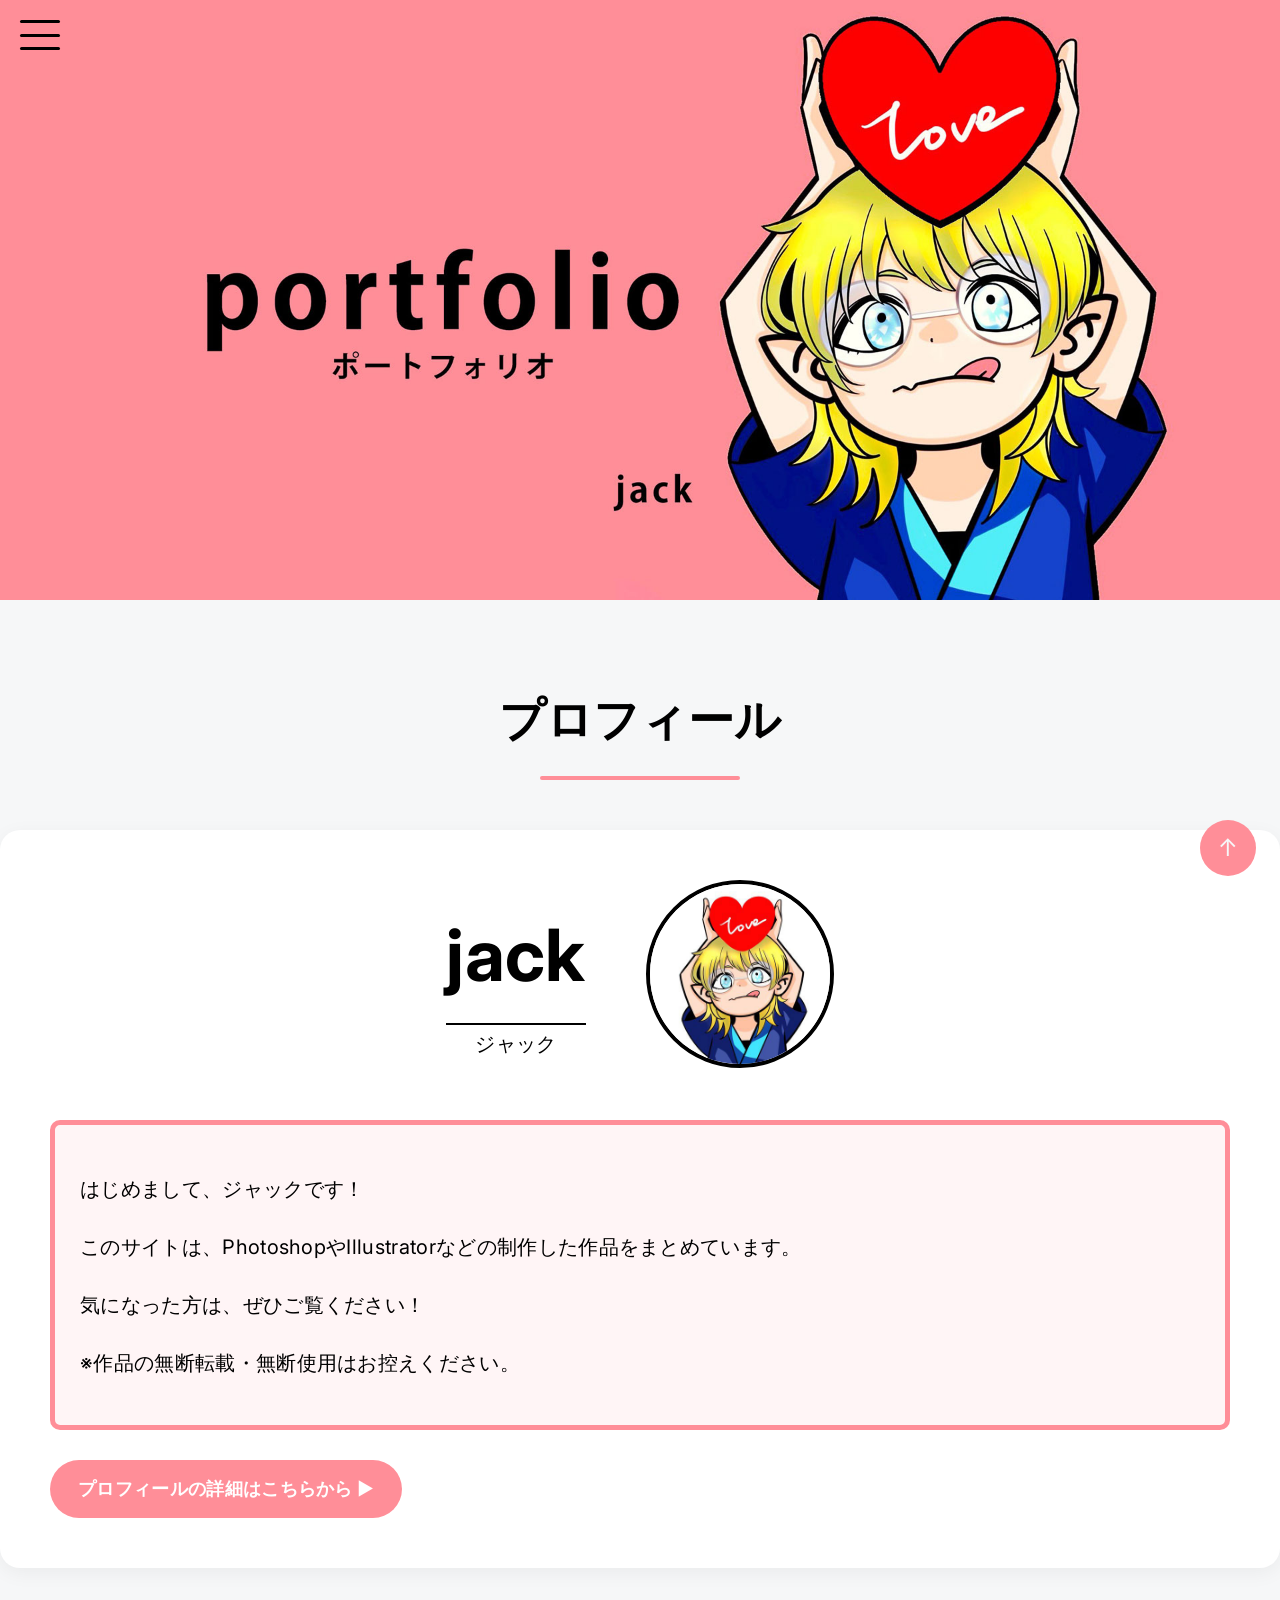
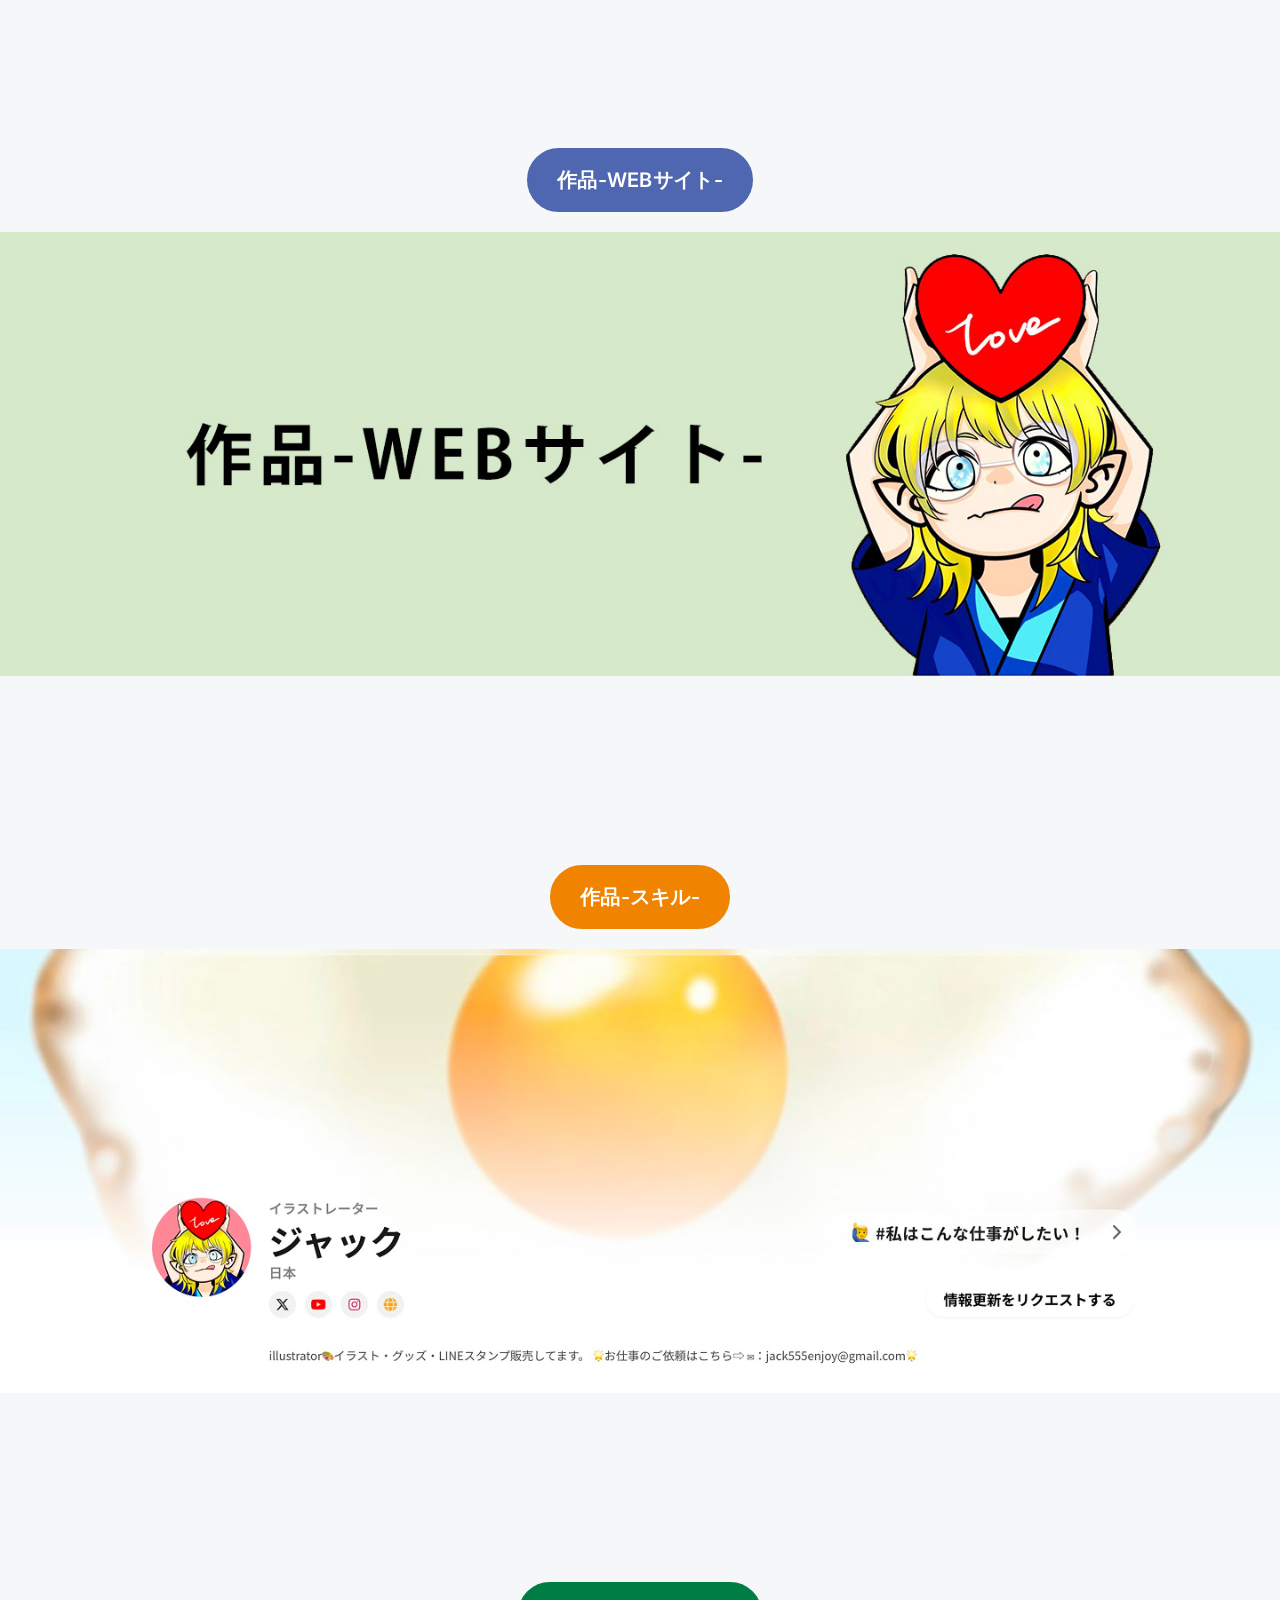
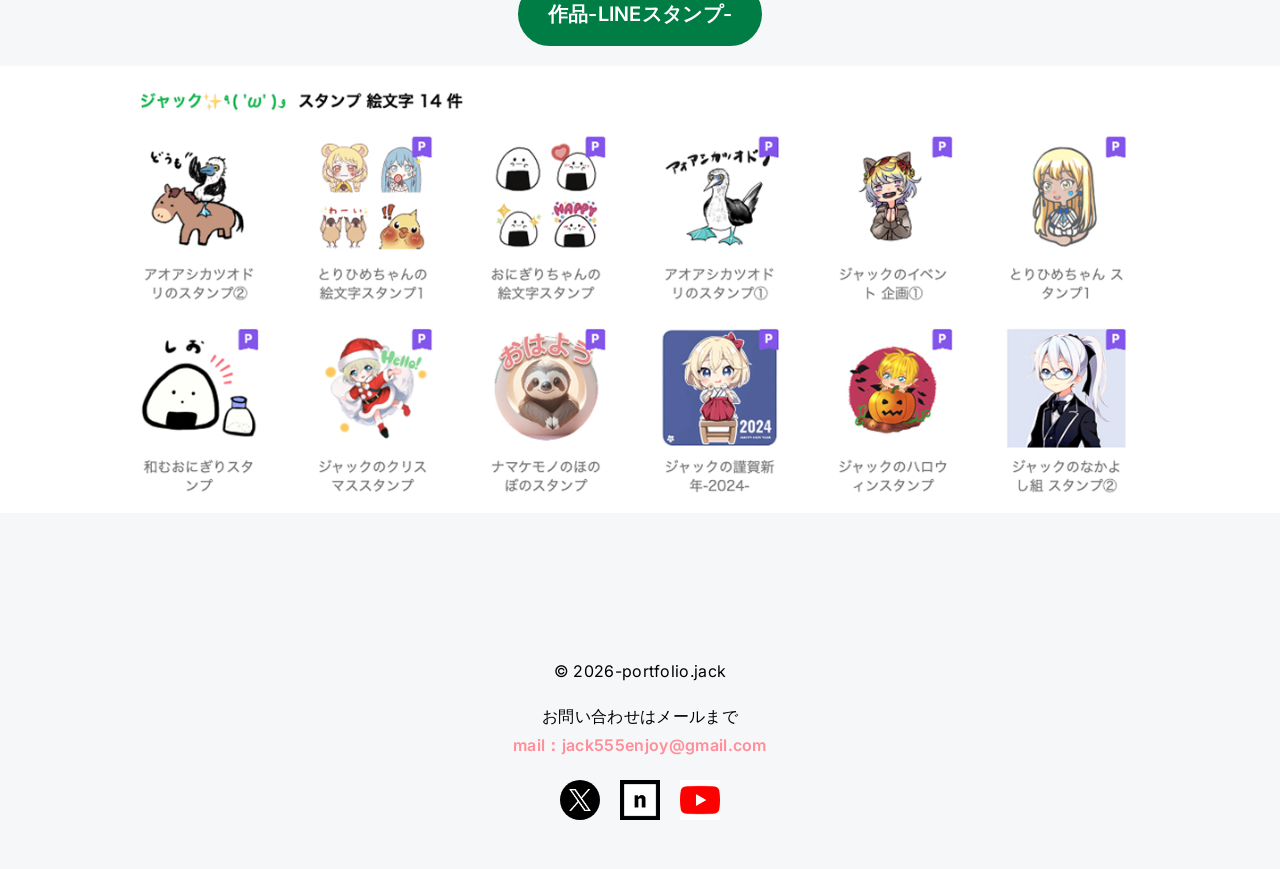
<file: index.html>
<!DOCTYPE html>
<html lang="ja">
  <head>
    <meta charset="UTF-8">
    <title>ポートフォリオ | jack</title>
    <meta name="viewport" content="width=device-width, initial-scale=1">
    <link rel="icon" href="images/favicon.jpg">
    <link rel="stylesheet" href="css/style.css">
    <link rel="preconnect" href="https://fonts.googleapis.com">
    <link rel="preconnect" href="https://fonts.gstatic.com" crossorigin>
    <link href="https://fonts.googleapis.com/css2?family=Inter:wght@300;400;500;600;700&display=swap" rel="stylesheet">
    <meta name="robots" content="noindex, nofollow">
  </head>

  <body>
    <!-- ヘッダー -->
    <header class="header" id="header">
      <div class="container">
          <button class="hamburger" id="hamburger">
            <span></span>
            <span></span>
            <span></span>
          </button>
        <nav class="globalnav">
          <ul>
            <li><a href="index.html">ホーム</a></li>
            <li><a href="profile.html">プロフィール</a></li>
            <li><a href="work.html">作品(WEBサイト)</a></li>
          </ul>
        </nav>
      </div>
    </header>

        <div id="mainvisual">
          <img src="images/header.png" alt="ヘッダー">
        </div>
    <!-- ヘッダーここまで -->

  <!-- メイン -->
  <main>
    <section id="profile" class="wrapper">
      <h2 class="section-title">プロフィール</h2>
  
      <div class="profile-content">

        <div class="text">

          <div class="name-row">
            <div class="name-group">
              <h3>jack</h3>
              <span class="kana">ジャック</span>
            </div>

            <div class="imgbox">
              <img src="images/アイコン.png" alt="プロフィール画像" class="circle">
            </div>
          </div>
          
          <div class="intro-box">
            <p>はじめまして、ジャックです！</p>
            <p>このサイトは、PhotoshopやIllustratorなどの制作した作品をまとめています。</p>
            <p>気になった方は、ぜひご覧ください！</p>
            <p>※作品の無断転載・無断使用はお控えください。</p>
          </div>

          <div class="profile-text">
            <a href="profile.html" class="profile-btn">
              プロフィールの詳細はこちらから ▶︎
            </a>
          </div>
        </div>
      </div>
    </section>
  
        <section id="work" class="wrapper">
          <h2 class="work">
            <a href="work.html" target="_blank" rel="noopener noreferrer" class="work1-btn">
              作品-WEBサイト-
            </a>
          </h2>
          <div>
            <img src="images/work.png" alt="WEBサイトまとめ">
          </div>
        </section>
  
        <section id="Work-Skill" class="wrapper">
          <h2 class="Work-Skill">
            <a href="https://www.foriio.com/jack555enjoy" target="_blank" rel="noopener noreferrer" class="work2-btn">
              作品-スキル-
            </a>
          </h2>
          <div>
            <img src="images/Work-Skill.png" alt="作品-スキル">
          </div>
        </section>
  
        <section id="LINE_stamp" class="wrapper">
          <h2 class="LINE_stamp">
            <a href="https://store.line.me/stickershop/author/4168925/ja" target="_blank" rel="noopener noreferrer" class="work3-btn">
              作品-LINEスタンプ-
            </a>
          </h2>
          <div>
            <img src="images/LINE_stamp.png" alt="作品-スキル">
          </div>
        </section>

  </main>
      <!-- メインここまで -->

      <!-- フッター -->
      <footer id="footer">
        <p>&copy; 2026-portfolio.jack</p>

        <p> お問い合わせはメールまで<br>
          <a href="mailto:jack555enjoy@gmail.com">
            mail：jack555enjoy@gmail.com
          </a>
        </p>

        <!-- SNSアイコン -->
        <div class="footer-sns-icons">
          <a href="https://x.com/jack5enjoy" target="_blank" rel="noopener noreferrer">
            <img src="images/x-logo/logo-white.png" alt="X">
          </a>

          <a href="https://note.com/jack5enjoy" target="_blank" rel="noopener noreferrer">
            <img src="images/note_logo.png" alt="note">
          </a>

          <a href="https://www.youtube.com/channel/UCQaQbc-1xupUqhJVbFiuDqg" target="_blank" rel="noopener noreferrer">
            <img src="images/youtube_logo.png" alt="youtube">
          </a>
        </div>
      </footer>
      <!-- フッターここまで -->

      <!-- 上へ戻るボタン -->
      <a href="#" class="back-to-top">↑</a>
      
    <!-- ハンバーガーメニュー -->
    <script>
      const hamburger = document.querySelector(".hamburger");
      const nav = document.querySelector(".globalnav");
      const body = document.body;
      const navLinks = document.querySelectorAll(".globalnav a");
    
      if (hamburger) {
        hamburger.addEventListener("click", () => {
          hamburger.classList.toggle("active");
          nav.classList.toggle("active");
          body.classList.toggle("menu-open");
        });
    
        /* メニューリンクを押したら閉じる */
        navLinks.forEach(link => {
          link.addEventListener("click", () => {
            hamburger.classList.remove("active");
            nav.classList.remove("active");
            body.classList.remove("menu-open");
          });
        });
      }
    </script>
  </body>
</html>
</file>
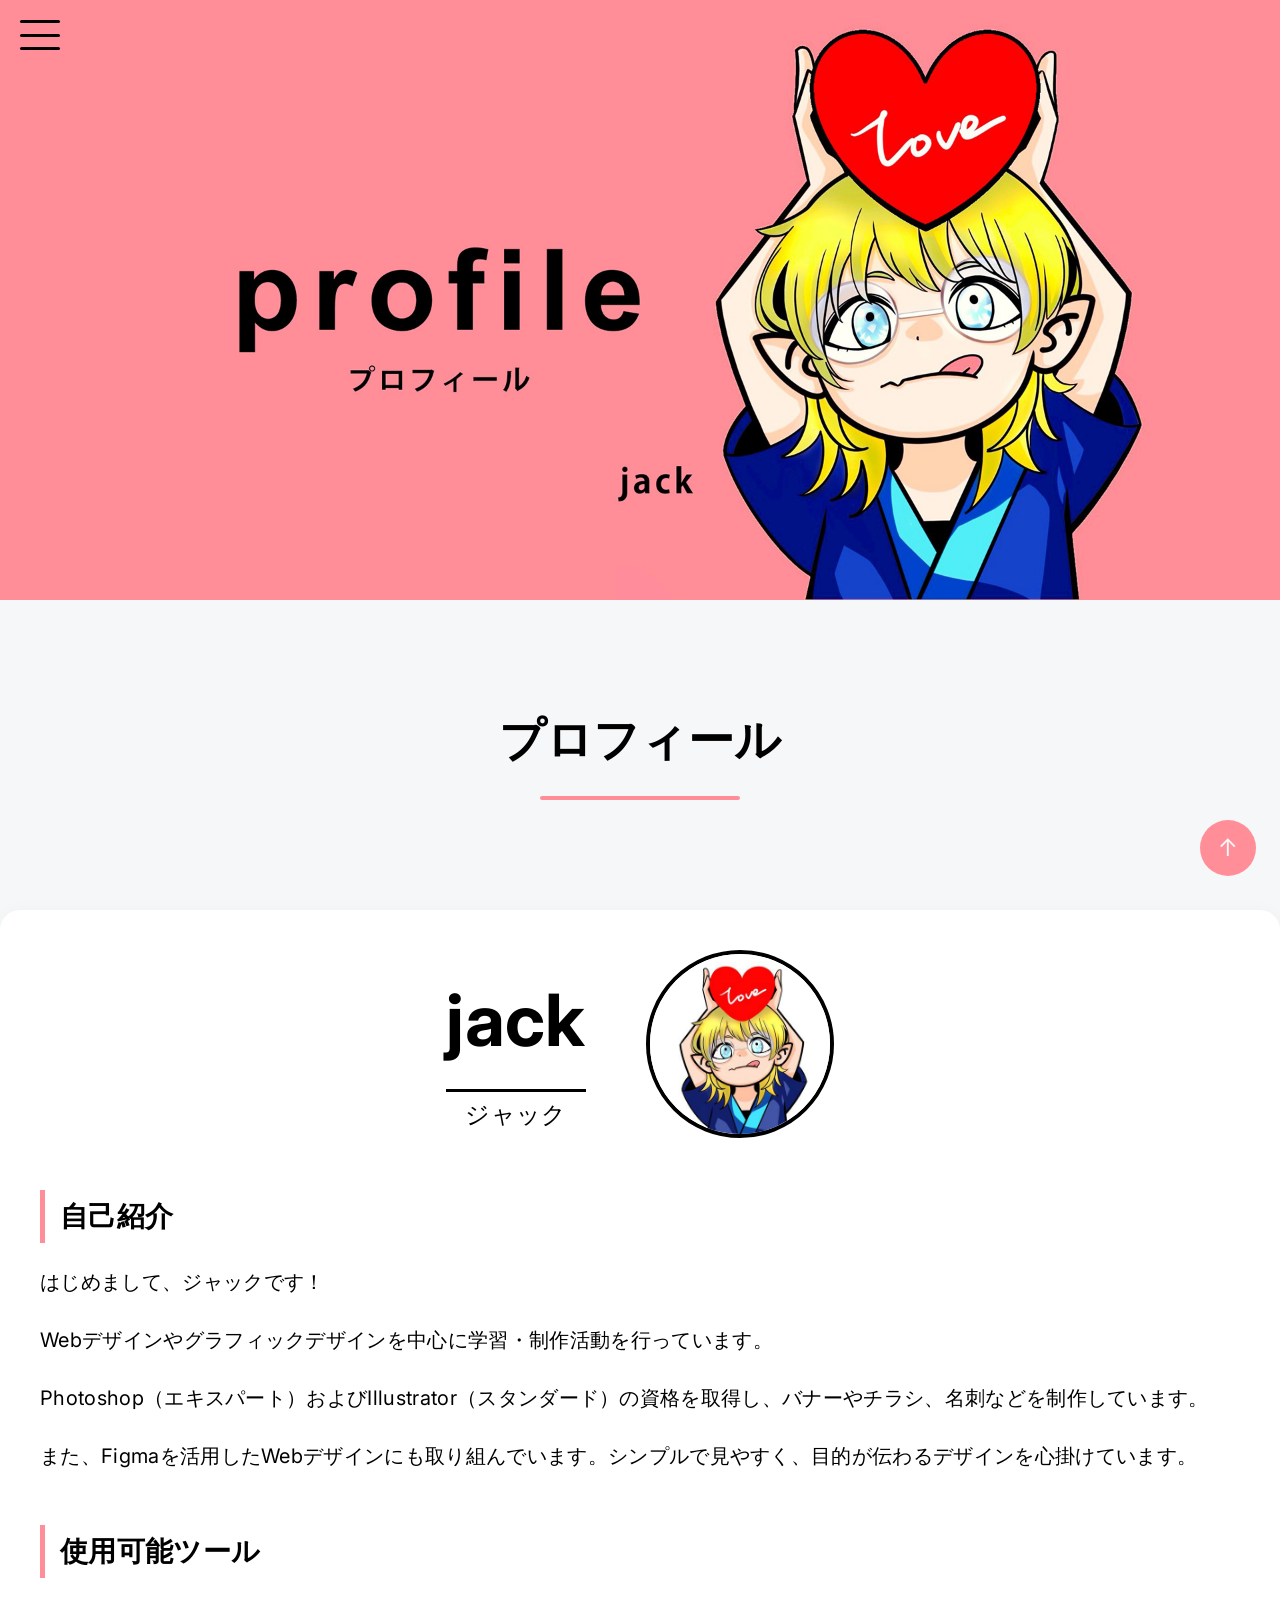
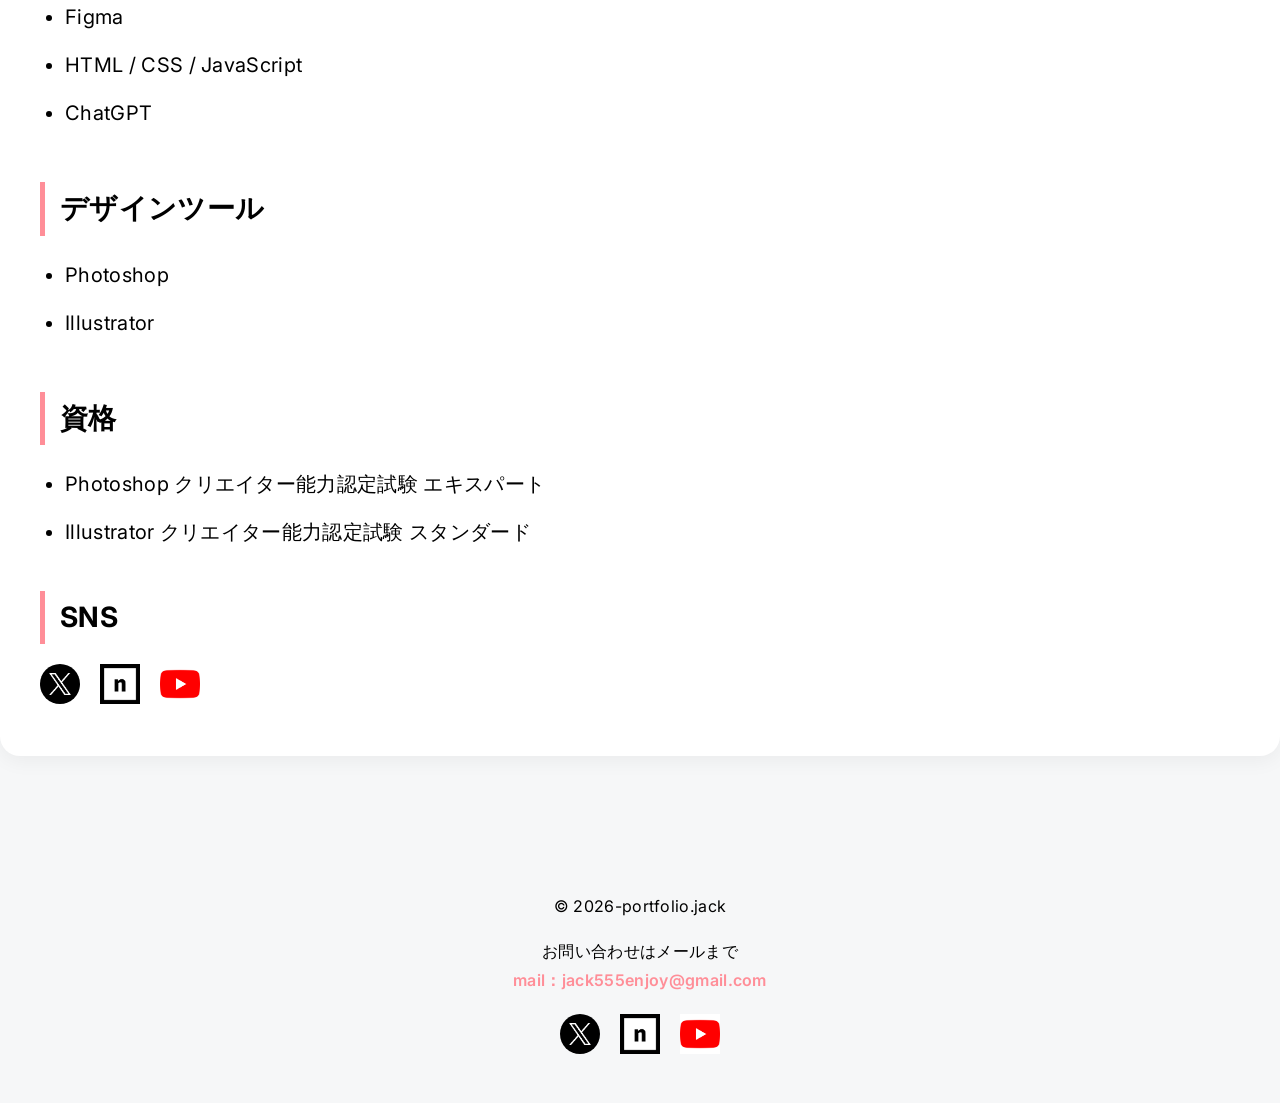
<file: profile.html>
<!DOCTYPE html>
<html lang="ja">
  <head>
    <meta charset="UTF-8">
    <title>プロフィール | jack</title>
    <meta name="viewport" content="width=device-width, initial-scale=1">
    <link rel="icon" href="images/favicon.jpg">
    <link rel="stylesheet" href="css/style.css">
    <link rel="stylesheet" href="css/profile.css">
    <link rel="preconnect" href="https://fonts.googleapis.com">
    <link rel="preconnect" href="https://fonts.gstatic.com" crossorigin>
    <link href="https://fonts.googleapis.com/css2?family=Inter:wght@300;400;500;600;700&display=swap" rel="stylesheet">
    <meta name="robots" content="noindex, nofollow">
  </head>

  <body>
    <!-- ヘッダー -->
    <header class="header" id="header">
      <div class="container">
          <button class="hamburger" id="hamburger">
            <span></span>
            <span></span>
            <span></span>
          </button>
        <nav class="globalnav">
          <ul>
            <li><a href="index.html">ホーム</a></li>
            <li><a href="profile.html">プロフィール</a></li>
            <li><a href="work.html">作品(WEBサイト)</a></li>
          </ul>
        </nav>
      </div>
    </header>

    <div id="mainvisual">
      <img src="images/profile.png" alt="ヘッダー">
    </div>

    <section class="page-title">
      <h2 class="section-title">プロフィール</h2>
    </section>
    <!-- ヘッダーここまで -->

  <!-- メイン -->
  <main>
    <section id="profile" class="wrapper">
  
      <div class="profile-content">

        <div class="text">

          <div class="name-row">
            <div class="name-group">
              <h3>jack</h3>
              <span class="kana">ジャック</span>
            </div>

            <div class="imgbox">
              <img src="images/アイコン.png" alt="プロフィール画像" class="circle">
            </div>
          </div>
          
          <div class="profile-text">

            <h4>自己紹介</h4>
            <p>はじめまして、ジャックです！</p>
          
            <p>Webデザインやグラフィックデザインを中心に学習・制作活動を行っています。</p>
          
            <p>Photoshop（エキスパート）およびIllustrator（スタンダード）の資格を取得し、バナーやチラシ、名刺などを制作しています。</p>
          
            <p>また、Figmaを活用したWebデザインにも取り組んでいます。シンプルで見やすく、目的が伝わるデザインを心掛けています。</p>
          
          </div>
              
          <h4>使用可能ツール</h4>
          <ul class="skill-list">
            <li>Figma</li>
            <li>HTML / CSS / JavaScript</li>
            <li>ChatGPT</li>
          </ul>

          <h4>デザインツール</h4>
          <ul class="skill-list">
            <li>Photoshop</li>
            <li>Illustrator</li>
          </ul>

          <h4>資格</h4>
          <ul class="skill-list">
            <li>Photoshop クリエイター能力認定試験 エキスパート</li>
            <li>Illustrator クリエイター能力認定試験 スタンダード</li>
          </ul>
          
          <h4>SNS</h4>
          <!-- SNSアイコン -->
          <div class="sns-icons">
            <a href="https://x.com/jack5enjoy" target="_blank" rel="noopener noreferrer">
              <img src="images/x-logo/logo-white.png" alt="X">
            </a>
  
            <a href="https://note.com/jack5enjoy" target="_blank" rel="noopener noreferrer">
              <img src="images/note_logo.png" alt="note">
            </a>

            <a href="https://www.youtube.com/channel/UCQaQbc-1xupUqhJVbFiuDqg" target="_blank" rel="noopener noreferrer">
              <img src="images/youtube_logo.png" alt="youtube">
            </a>
          </div>
          <!-- SNSアイコン ここまで -->

        </div>
      </div>
    </section>

  </main>
      <!-- メインここまで -->

      <!-- フッター -->
      <footer id="footer">
        <p>&copy; 2026-portfolio.jack</p>

        <p> お問い合わせはメールまで<br>
          <a href="mailto:jack555enjoy@gmail.com">
            mail：jack555enjoy@gmail.com
          </a>
        </p>

        <!-- SNSアイコン -->
        <div class="footer-sns-icons">
          <a href="https://x.com/jack5enjoy" target="_blank" rel="noopener noreferrer">
            <img src="images/x-logo/logo-white.png" alt="X">
          </a>

          <a href="https://note.com/jack5enjoy" target="_blank" rel="noopener noreferrer">
            <img src="images/note_logo.png" alt="note">
          </a>

          <a href="https://www.youtube.com/channel/UCQaQbc-1xupUqhJVbFiuDqg" target="_blank" rel="noopener noreferrer">
            <img src="images/youtube_logo.png" alt="youtube">
          </a>
        </div>
      </footer>
      <!-- フッターここまで -->

      <!-- 上へ戻るボタン -->
      <a href="#" class="back-to-top">↑</a>
      
    <!-- ハンバーガーメニュー -->
    <script>
      const hamburger = document.querySelector(".hamburger");
      const nav = document.querySelector(".globalnav");
      const body = document.body;
      const navLinks = document.querySelectorAll(".globalnav a");
    
      if (hamburger) {
        hamburger.addEventListener("click", () => {
          hamburger.classList.toggle("active");
          nav.classList.toggle("active");
          body.classList.toggle("menu-open");
        });
    
        /* メニューリンクを押したら閉じる */
        navLinks.forEach(link => {
          link.addEventListener("click", () => {
            hamburger.classList.remove("active");
            nav.classList.remove("active");
            body.classList.remove("menu-open");
          });
        });
      }
    </script>
  </body>
</html>
</file>
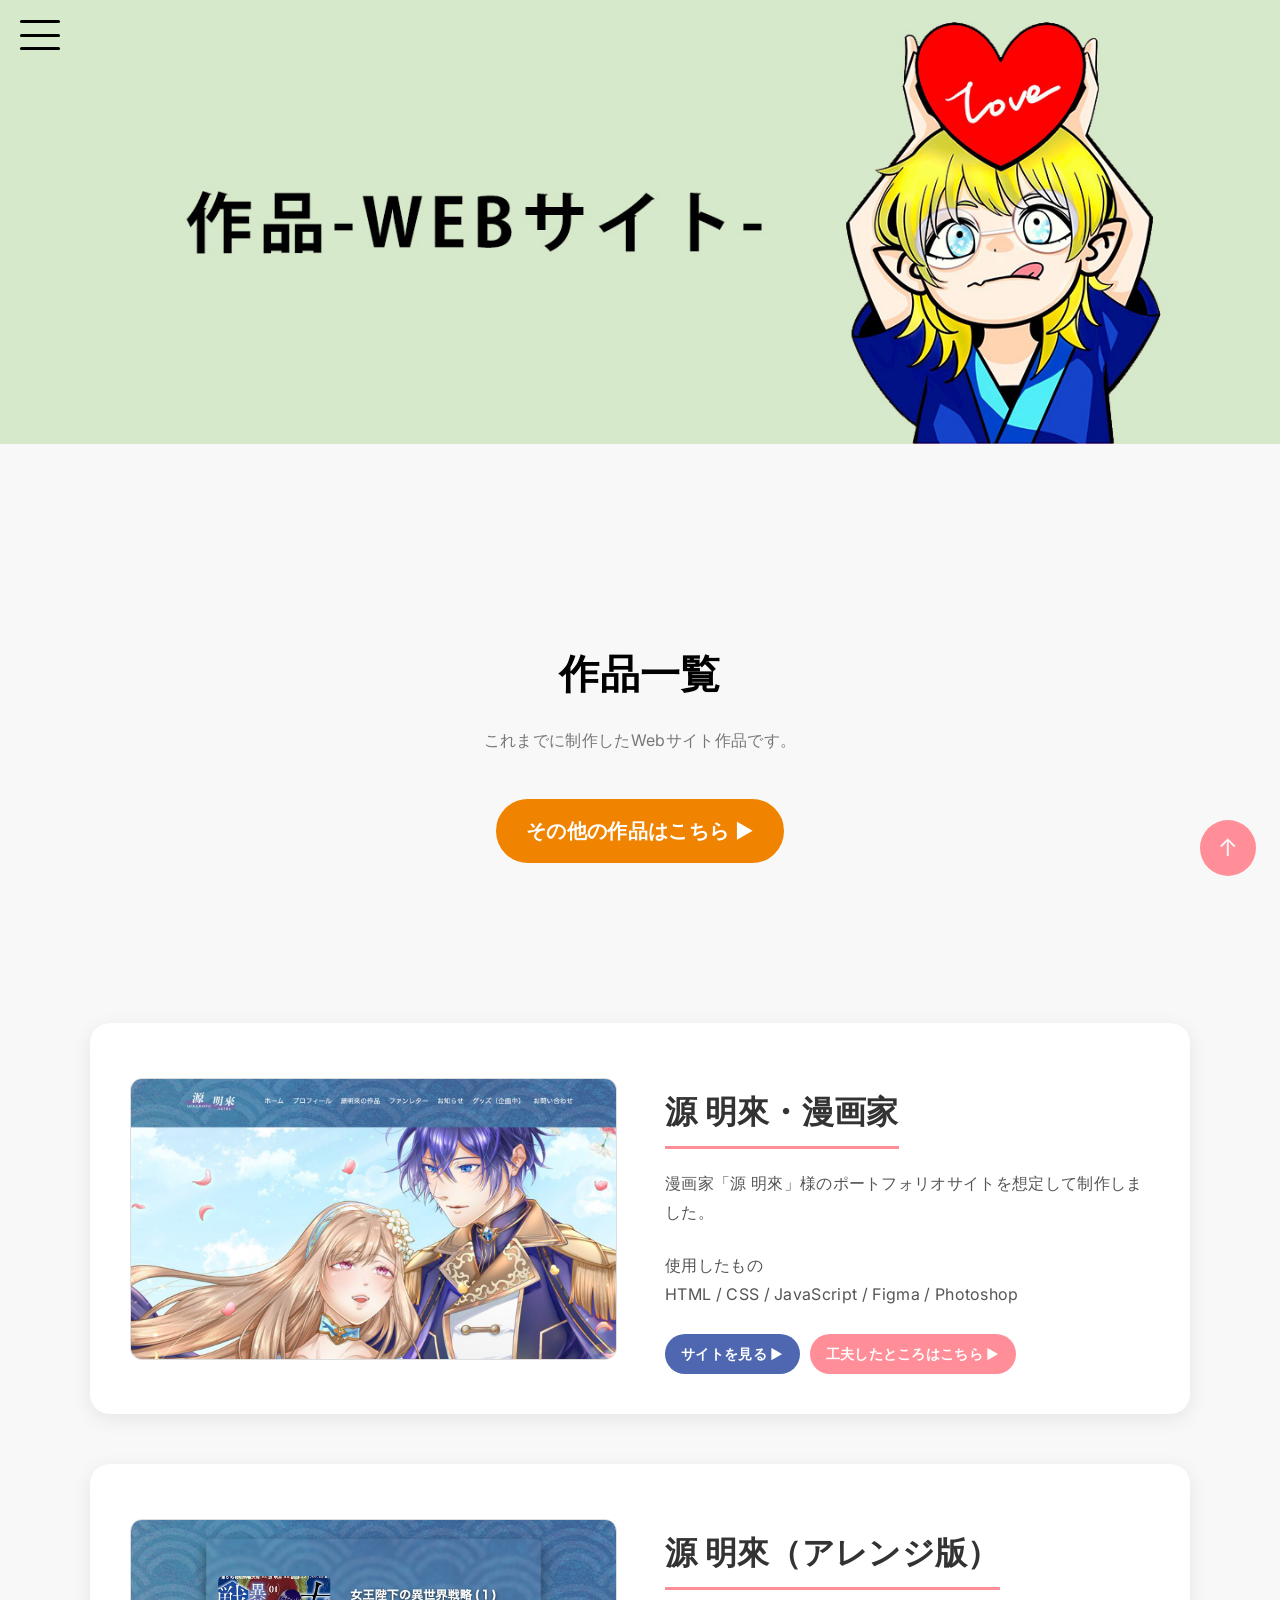
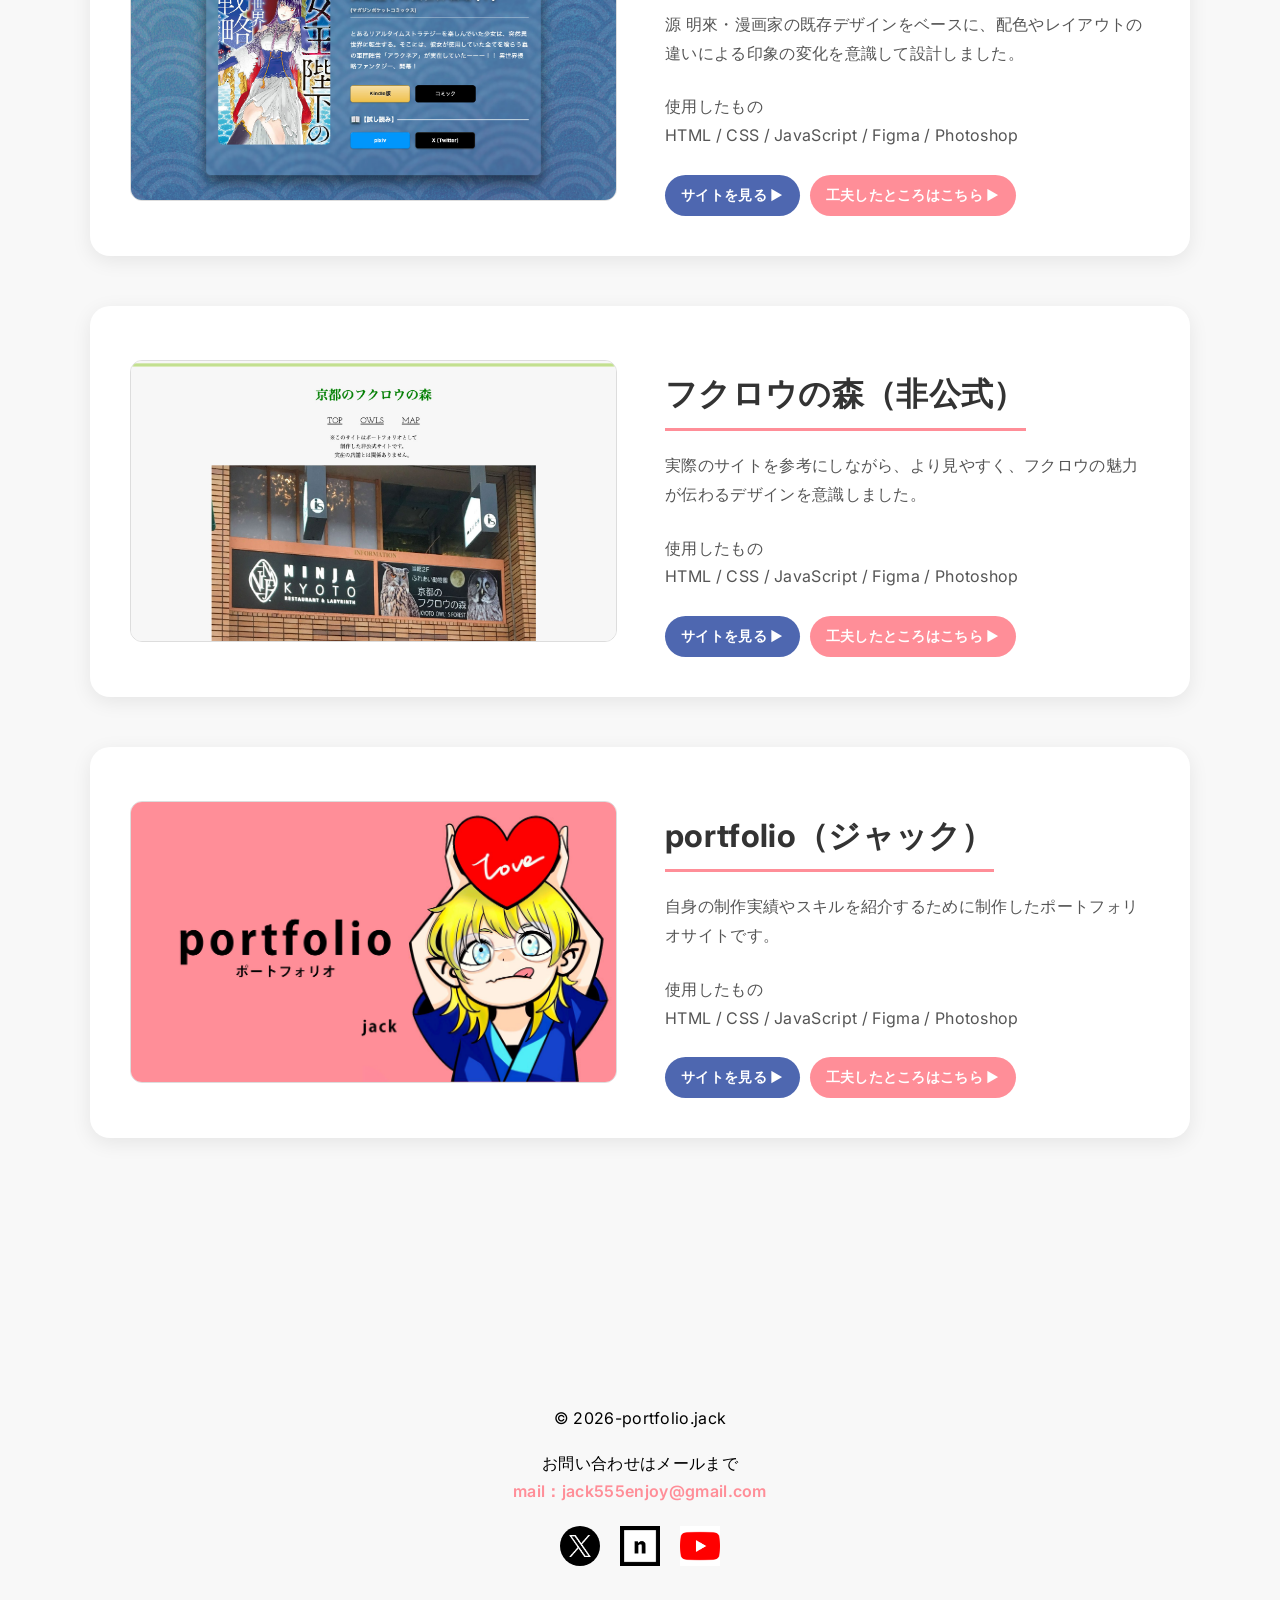
<file: work.html>
<!DOCTYPE html>
<html lang="ja">
  <head>
    <meta charset="UTF-8">
    <title>ポートフォリオ | jack</title>
    <meta name="viewport" content="width=device-width, initial-scale=1">
    <link rel="icon" href="images/favicon.jpg">
    <link rel="stylesheet" href="css/style.css">
    <link rel="stylesheet" href="css/work.css">
    <link rel="preconnect" href="https://fonts.googleapis.com">
    <link rel="preconnect" href="https://fonts.gstatic.com" crossorigin>
    <link href="https://fonts.googleapis.com/css2?family=Inter:wght@300;400;500;600;700&display=swap" rel="stylesheet">
    <meta name="robots" content="noindex, nofollow">
  </head>

  <body>
    <!-- ヘッダー -->
    <header class="header" id="header">
      <div class="container">
          <button class="hamburger" id="hamburger">
            <span></span>
            <span></span>
            <span></span>
          </button>
        <nav class="globalnav">
          <ul>
            <li><a href="index.html">ホーム</a></li>
            <li><a href="profile.html">プロフィール</a></li>
            <li><a href="work.html">作品(WEBサイト)</a></li>
          </ul>
        </nav>
      </div>
    </header>

        <div id="mainvisual">
          <img src="images/work.png" alt="ヘッダー">
        </div>
    <!-- ヘッダーここまで -->

    <!-- メイン -->
    <main class="works-page">

      <section class="works-heading">
        <h1>作品一覧</h1>
        <p>これまでに制作したWebサイト作品です。</p><br>

        <a href="https://www.foriio.com/jack555enjoy" target="_blank" rel="noopener noreferrer" class="work2-btn">
          その他の作品はこちら ▶
        </a>
      </section>
  
      <section class="works-list">
  
        <!-- 作品1 -->
        <article class="work-card">
  
          <div class="work-image">
            <img src="images/work1.png" alt="源 明來・漫画家">
          </div>
  
          <div class="work-info">

            <h2 class="work-title">
              <span class="title-main">
                源 明來・漫画家
              </span>
            </h2>
            
            <p class="work-description">
              漫画家「源 明來」様のポートフォリオサイトを想定して制作しました。
            </p>
  
            <p>
              使用したもの<br>
              HTML / CSS / JavaScript / Figma / Photoshop
            </p>
  
            <div class="Details-buttons">
              <a href="https://jack-portfolio.github.io/test-minamoto-akira/" target="_blank" rel="noopener noreferrer" class="btn site">
                サイトを見る ▶
              </a>
            
              <a href="https://note.com/jack5enjoy/n/n6cc9ac6eb248?sub_rt=share_pw" target="_blank" rel="noopener noreferrer" class="btn note">
                工夫したところはこちら ▶
              </a>
            </div>
          </div>
        </article>
  
  
        <!-- 作品2 -->
        <article class="work-card">
  
          <div class="work-image">
            <img src="images/work2.png" alt="源 明來・漫画家_アレンジ">
          </div>
  
          <div class="work-info">

            <h2 class="work-title">
              <span class="title-main">
                源 明來（アレンジ版）
              </span>
            </h2>
            
            <p class="work-description">
              源 明來・漫画家の既存デザインをベースに、配色やレイアウトの違いによる印象の変化を意識して設計しました。
            </p>
  
            <p>
              使用したもの<br>
              HTML / CSS / JavaScript / Figma / Photoshop
            </p>
  
            <div class="Details-buttons">
              <a href="https://jack-portfolio.github.io/test-minamoto-akira-arrangement/" target="_blank" rel="noopener noreferrer" class="btn site">
                サイトを見る ▶
              </a>
            
              <a href="https://note.com/jack5enjoy/n/n54041b4e79de?sub_rt=share_pw" target="_blank" rel="noopener noreferrer" class="btn note">
                工夫したところはこちら ▶
              </a>
            </div>
          </div>
        </article>

        <!-- 作品3 -->
        <article class="work-card">
  
          <div class="work-image">
            <img src="images/work3.png" alt="フクロウの森_非公式">
          </div>
  
          <div class="work-info">

            <h2 class="work-title">

              <span class="title-main">
                フクロウの森（非公式）
              </span>
            </h2>

            <p class="work-description">
              実際のサイトを参考にしながら、より見やすく、フクロウの魅力が伝わるデザインを意識しました。
            </p>
  
            <p>
              使用したもの<br>
              HTML / CSS / JavaScript / Figma / Photoshop
            </p>
  
            <div class="Details-buttons">
              <a href="https://jack-portfolio.github.io/jack-portfolio-2026-site/" target="_blank" rel="noopener noreferrer" class="btn site">
                サイトを見る ▶
              </a>
            
              <a href="https://note.com/jack5enjoy/n/n72024b7c8433?sub_rt=share_pw" target="_blank" rel="noopener noreferrer" class="btn note">
                工夫したところはこちら ▶
              </a>
            </div>
          </div>
        </article>
  
  
        <!-- 作品4 -->

        <article class="work-card">
  
          <div class="work-image">
            <img src="images/work4.png" alt="portfolio_ジャック">
          </div>
  
          <div class="work-info">

            <h2 class="work-title">

              <span class="title-main">
                portfolio（ジャック）
              </span>
            </h2>

            <p class="work-description">
              自身の制作実績やスキルを紹介するために制作したポートフォリオサイトです。
            </p>

            <p>
              使用したもの<br>
              HTML / CSS / JavaScript / Figma / Photoshop
            </p>

            <div class="Details-buttons">
              <a href="https://jack-portfolio.github.io/jack/" target="_blank" rel="noopener noreferrer" class="btn site">
                サイトを見る ▶
              </a>
            
              <a href="https://note.com/jack5enjoy/n/n8214d6b6a902?sub_rt=share_pw" target="_blank" rel="noopener noreferrer" class="btn note">
                工夫したところはこちら ▶
              </a>
            </div>
          </div>
        </article>
      </section>
    </main>
    <!-- メインここまで -->

      <!-- フッター -->
      <footer id="footer">
        <p>&copy; 2026-portfolio.jack</p>

        <p> お問い合わせはメールまで<br>
          <a href="mailto:jack555enjoy@gmail.com">
            mail：jack555enjoy@gmail.com
          </a>
        </p>

        <!-- SNSアイコン -->
        <div class="footer-sns-icons">
          <a href="https://x.com/" target="_blank" rel="noopener noreferrer">
            <img src="images/x-logo/logo-white.png" alt="X">
          </a>

          <a href="https://" target="_blank" rel="noopener noreferrer">
            <img src="images/note_logo.png" alt="note">
          </a>

          <a href="https://www.youtube.com/channel/UCQaQbc-1xupUqhJVbFiuDqg" target="_blank" rel="noopener noreferrer">
            <img src="images/youtube_logo.png" alt="youtube">
          </a>
        </div>
      </footer>
      <!-- フッターここまで -->

      <!-- 上へ戻るボタン -->
      <a href="#" class="back-to-top">↑</a>
      
    <!-- ハンバーガーメニュー -->
    <script>
      const hamburger = document.querySelector(".hamburger");
      const nav = document.querySelector(".globalnav");
      const body = document.body;
      const navLinks = document.querySelectorAll(".globalnav a");
    
      if (hamburger) {
        hamburger.addEventListener("click", () => {
          hamburger.classList.toggle("active");
          nav.classList.toggle("active");
          body.classList.toggle("menu-open");
        });
    
        /* メニューリンクを押したら閉じる */
        navLinks.forEach(link => {
          link.addEventListener("click", () => {
            hamburger.classList.remove("active");
            nav.classList.remove("active");
            body.classList.remove("menu-open");
          });
        });
      }
    </script>
  </body>
</html>
</file>
<file: css/style.css>
@charset "UTF-8";

/* =========================
   PC用
========================= */
@media screen and (max-width:1024px){
  .globalnav{
    display:none !important;
  }

  .globalnav.active{
    display:flex !important;
  }
}

/* ハンバーガー初期状態（PCでも表示） */
.hamburger{
  display:flex;
  flex-direction:column;
  justify-content:space-between;

  width:40px;
  height:30px;

  background:none;
  border:none;
  cursor:pointer;

  padding:0;
  z-index:1001;
}

.hamburger span{
  display:block;
  width:100%;
  height:3px;
  background:#000000;
  border-radius:3px;
  transition:0.3s;
}

.header{
  position:absolute;
  top:20px;
  left:20px;
}

.menu-open{
  overflow:hidden;
}

/* =====================
   ☰ → ✕ アニメーション
===================== */

/* 1本目 */
.hamburger.active span:nth-child(1){
  transform:
    translateY(13px)
    rotate(45deg);
}

/* 2本目 */
.hamburger.active span:nth-child(2){
  opacity:0;
}

/* 3本目 */
.hamburger.active span:nth-child(3){
  transform:
    translateY(-13px)
    rotate(-45deg);
}
/* ハンバーガーメニューここまで */

html {
 font-size: 100%;
 scroll-behavior: smooth;
 width: 100%;
}

body {
  margin: 0;
  position: relative;
  z-index: 0;
  background:#F6F7F8;
  color:#000000;
  font-family: 'Inter', 'Noto Sans JP', sans-serif;
  font-weight: 400;
  line-height: 1.8;
  letter-spacing: 0.02em;
  overflow-x: hidden;
}

#profile {
  margin: 0 auto;
  padding-top: 40px;
}

section {
  padding: 80px 0;
}

img{
  max-width:100%;
  height:auto;
  }

/* サイト全体のリンク色を統一 */
a {
  color: inherit;
  text-decoration: none;
}

a:hover {
  opacity: 0.7;
}

.container {
  display: flex;
  align-items: center;
  gap: 40px;
  margin: 0 auto;
}

/* メニュー横並び */
.globalnav ul {
  font-size: 18px;
  display: flex;
  gap: 24px;   /* メニュー間の余白 */
  list-style: none;
  margin: 0;
  padding: 0;
}

.globalnav{
  display:none;
}

.globalnav.active{
  display:flex;
}

.globalnav a {
  text-decoration: none;
  color: #000000;
}

#mainvisual {
  width: 100%;
}

#mainvisual img {
  width: 100%;
  height: auto;
  display: block;
}

.section-title{
  text-align:center;

  font-size:52px;

  margin-bottom:50px;

  position:relative;
}

.section-title::after{
  content:"";

  display:block;

  width:200px;
  height:4px;

  background:#FF8E98;

  margin:15px auto 0;

  border-radius:999px;
}

/* プロフィール */
.name-row{
  display:flex;
  justify-content:center;
  align-items:center;

  gap:60px;

  margin-bottom:40px;
}

/* 名前＋ふりがなを縦に */
.name-group {
  display: flex;
  flex-direction: column;
  align-items: center; /* ← 中央揃え！！ */
}

/* 名前 */
.profile-content h3 {
  font-size:72px;
  margin: 0;
  border-bottom: 2px solid #000000;
  display: inline-block;
}

/* 読み仮名 */
.profile-content .kana {
  display: block;
  font-size: 20px;
  color: #000000;
  margin-top: 0;
  margin-bottom: 10px;
}

.profile-content{
  max-width:1000px;
  margin:0 auto;

  padding:50px;

  background:#ffffff;

  border-radius:20px;

  box-shadow:0 5px 20px rgba(0,0,0,.05);
}

/* 文章エリア */
.profile-content {
  font-size: 20px;
  line-height: 1.9;
  max-width: 100%;
}

.profile-content p {
  margin-bottom: 18px;
}

.section-title {
  font-size: 46px;
}

.intro-box{
  background:#fff5f6;

  border:5px solid #FF8E98;

  padding:25px;

  border-radius:10px;

  margin:30px 0;
}

/* プロフィールの画像エリア */
.imgbox img {
  width:180px;
  height:180px;
  border-radius: 50%;
  border:4px solid #000;
  object-fit:cover;
}

/* プロフィールの詳細はこちらから ▶︎ */
.profile-btn{
  display:inline-block;

  padding:12px 28px;

  background:#FF8E98;
  color:#ffffff;

  border-radius:50px;

  font-weight:600;
  font-size:18px;

  transition:0.3s;
}

.profile-btn:hover{
  background:#ff7482;
  transform:translateY(-3px);

  box-shadow:0 6px 15px rgba(0,0,0,0.15);

  opacity:1;
}

/* 作品-WEBサイト- */
.work1-btn{
  display:inline-block;

  padding:12px 28px;

  background:#4e67b0;
  color:#ffffff;

  border:2px solid #4e67b0;

  border-radius:50px;

  font-weight:600;
  font-size:20px;

  transition:.3s;
}

.work1-btn:hover{
  background:#364b8a;
  border-color:#364b8a;

  transform:translateY(-3px) scale(1.03);

  box-shadow:0 6px 15px rgba(0,0,0,0.15);

  opacity:1;
}

/* 作品-スキル- */
.work2-btn{
  display:inline-block;

  padding:12px 28px;

  background:#f08300;
  color:#ffffff;

  border:2px solid #f08300;

  border-radius:50px;

  font-weight:600;
  font-size:20px;

  transition:.3s;
}

.work2-btn:hover{
  background:#cc6a00;
  border-color:#cc6a00;

  transform:translateY(-3px) scale(1.03);

  box-shadow:0 6px 15px rgba(0,0,0,0.15);

  opacity:1;
}

/* 作品-LINEスタンプ- */
.work3-btn{
  display:inline-block;

  padding:12px 28px;

  background:#007c45;
  color:#ffffff;

  border:2px solid #007c45;

  border-radius:50px;

  font-weight:600;
  font-size:20px;

  transition:.3s;
}

.work3-btn:hover{
  background:#005f35;
  border-color:#005f35;

  transform:translateY(-3px) scale(1.03);

  box-shadow:0 6px 15px rgba(0,0,0,0.15);

  opacity:1;
}

/* SNSアイコン */
.sns-icons a:first-child{
  background:#000000;

  width:40px;
  height:40px;

  display:flex;
  justify-content:center;
  align-items:center;

  border-radius:50%;
}

/* SNSアイコン横並び */
.sns-icons {
  margin-top: 20px;
  display: flex;
  gap: 20px;
}

.sns-icons img {
  width: 40px;
  height: 40px;
  object-fit: contain;
  transition: transform 0.3s ease;
}

/* アイコン小さく */
.sns-icons a:first-child img{
  width:22px;
  height:22px;
}

/* ホバーで少し拡大 */
.sns-icons img:hover {
  transform: scale(1.1);
}
/* プロフィールここまで */

/* -----------------
     作品-WEBサイト-
----------------- */

#work {
  text-align: center;
  margin: 0 auto;
}

#Work-Skill {
  text-align: center;
  margin: 0 auto;
}

#LINE_stamp {
  text-align: center;
  margin: 0 auto;
}

/* 作品ここまで */

/* フッター */
#footer {
  text-align: center;
  padding: 40px 0;
  margin: 0 auto;
}

/* SNSアイコン横並び中央 */
.footer-sns-icons {
  display: flex;
  justify-content: center;  /* ← 中央 */
  gap: 20px;
  margin-top: 20px;
}

/* アイコンサイズ調整 */
.footer-sns-icons img {
  width: 40px;
  height: auto;
}

.footer-sns-icons a:first-child{
  background:#000000;

  width:40px;
  height:40px;

  display:flex;
  justify-content:center;
  align-items:center;

  border-radius:50%;
}

.footer-sns-icons a:first-child img{
  width:22px;
  height:22px;
}

/* メールリンク */
#footer a[href^="mailto"]{
  font-weight:600;
  color:#FF8E98;
}

#footer a[href^="mailto"]:hover{
  color:#ff7482;
}

/* 上に戻るボタン */
.back-to-top {
  position: fixed;
  right: 24px;
  bottom: 24px;

  width: 56px;
  height: 56px;
  border-radius: 50%;

  background: #FF8E98;
  color: #F6F7F8;
  text-decoration: none;

  display: flex;
  justify-content: center;
  align-items: center;

  font-size: 24px;
  transition: 0.3s;
  z-index: 1000;
}

.back-to-top:hover {
  transform: translateY(-5px);
  box-shadow: 0 8px 20px rgba(0,0,0,0.2);
}
/* フッター ここまで */

/* =========================
   PC用ここまで
========================= */

/* =========================
   タブレット対応
========================= */
@media screen and (max-width:1024px){

  .profile-content{
    padding:40px 30px;
    margin:0 20px;
  }

  .name-row{
    gap:40px;
  }

  .profile-content h3{
    font-size:60px;
  }

  .imgbox img{
    width:150px;
    height:150px;
  }

  .section-title{
    font-size:42px;
  }

  .profile-content .text{
    font-size:18px;
  }

}

/* =========================
   スマホ対応
========================= */
@media screen and (max-width:768px){

  section{
    padding:50px 0;
  }

  .section-title{
    font-size:34px;
    margin-bottom:30px;
  }

  .section-title::after{
    width:120px;
  }

  .profile-content{
    padding:30px 20px;
    margin:0 15px;
  }

  /* 名前＋画像 */
  .name-row{
    flex-direction:column;
    gap:25px;
    text-align:center;
  }

  .profile-content h3{
    font-size:48px;
  }

  .profile-content .kana{
    font-size:18px;
  }

  .imgbox img{
    width:130px;
    height:130px;
  }

  .profile-content .text{
    font-size:16px;
    line-height:1.8;
  }

  .intro-box{
    padding:20px;
  }

  /* ボタン */
  .profile-btn,
  .work1-btn,
  .work2-btn,
  .work3-btn{
    font-size:16px;
    padding:10px 20px;
  }

  /* SNS */
  .sns-icons{
    justify-content:center;
  }

  /* 上へ戻る */
  .back-to-top{
    width:48px;
    height:48px;
    font-size:20px;
    right:15px;
    bottom:15px;
  }

}

/* =========================
   小型スマホ対応
========================= */
@media screen and (max-width:480px){

  .profile-content h3{
    font-size:40px;
  }

  .profile-content .kana{
    font-size:16px;
  }

  .imgbox img{
    width:110px;
    height:110px;
  }

  .profile-content .text{
    font-size:15px;
  }

  .work1-btn,
  .work2-btn,
  .work3-btn,
  .profile-btn{
    width:90%;
    max-width:320px;
  }

}

/* =========================
   スマホ・タブレット用メニュー
========================= */
@media screen and (max-width:1024px){

  .globalnav{
    position:fixed;

    top:0;
    left:0;

    width:100%;
    height:100vh;

    background:rgba(246,247,248,0.98);

    justify-content:center;
    align-items:center;

    z-index:999;

    display:none;
  }

  .globalnav.active{
    display:flex !important;
  }

  .globalnav ul{
    flex-direction:column;
    text-align:center;
    gap:40px;
  }

  .globalnav a{
    font-size:28px;
    font-weight:600;
  }

}
</file>
<file: css/profile.css>
@charset "UTF-8";

/* =========================
   PC用
========================= */
/* ページタイトル */
.page-title{
  text-align:center;
  padding:60px 20px 20px;
}

.page-title h1{
  font-size:48px;
  margin:0;
  font-weight:700;
  letter-spacing:0.05em;
}

/* h4見出し（「自己紹介」「使用可能ツール」「資格」など） */
.profile-text h4,
.text h4{
  font-size:28px;
  margin-top:50px;
  margin-bottom:20px;

  padding-left:15px;

  border-left:5px solid #FF8E98;
}

/* スキルリスト */
.skill-list{
  margin:0 0 30px;
  padding-left:25px;
}

.skill-list li{
  font-size:20px;
  margin-bottom:10px;
}

/* プロフィール名前 */
.profile-content h3{
  font-size:72px;
  margin:0;
  border-bottom:3px solid #000;
  display:inline-block;
}

/* 名前ふりがな */
.profile-content .kana{
  font-size:24px;
}

/* プロフィール本文 */
.profile-text{
  margin-top:30px;
}

.profile-text p{
  margin-bottom:20px;
}

/* プロフィール画像 */
.imgbox img{
  width:180px;
  height:180px;

  border-radius:50%;
  border:4px solid #000;

  object-fit:cover;
}

.name-row{
  display:flex;
  justify-content:center;
  align-items:center;
  gap:60px;

  margin-bottom:40px;
}

/* SNS見出し */
.text h4:last-of-type{
  margin-top:40px;
}

/* メールリンク */
#footer a[href^="mailto"]{
  font-weight:600;
  color:#FF8E98;
}

#footer a[href^="mailto"]:hover{
  color:#ff7482;
}

/* プロフィール カード型 */
.profile-content{
  background:#ffffff;
  padding:40px;
  border-radius:20px;
  box-shadow:0 5px 20px rgba(0,0,0,0.05);
}

/* レスポンシブ対応 */
@media screen and (max-width:768px){

  .name-row{
    flex-direction:column;
    gap:20px;
  }

  .profile-content h3{
    font-size:36px;
  }

  .section-title,
  .page-title h1{
    font-size:36px;
  }

  .profile-content .text,
  .skill-list li{
    font-size:18px;
  }

  .imgbox img{
    width:100px;
    height:100px;
  }

}
/* =========================
   PC用ここまで
========================= */
</file>
<file: css/work.css>
@charset "UTF-8";

/* =========================
   PC用
========================= */
body{
  background:#f8f8f8;
}

/* =========================
作品ページ
========================= */
.works-page{
  padding:80px 20px;
}

.works-list{
  max-width:1100px;
  margin:0 auto;
}

.works-heading{
  text-align:center;
}

.works-heading h1{
  font-size:2.5rem;
  margin-bottom:10px;
}

.works-heading p{
  color:#777;
}

/* カード */
.work-card{
  display:flex;
  align-items:center;
  gap:50px;

  padding:40px;
  margin-bottom:50px;

  transition:transform .3s,box-shadow .3s;

  background:#fff;
  border-radius:20px;

  box-shadow:0 5px 20px rgba(0,0,0,.08);
}

.work-card:hover{
  transform:translateY(-5px);
  box-shadow:0 10px 30px rgba(0,0,0,0.12);
}

.work-description{
  font-size:1rem;
  color:#777;
  margin-bottom:20px;
}

/* 画像 */
.work-image{
  flex:1;
}

.work-image img{
  width:100%;
  height:280px;
  object-fit:cover;

  display:block;
  border-radius:12px;
  border:1px solid #ddd;
}

/* テキスト */
.work-info{
  flex:1;
}

.work-title{
  margin-bottom:20px;
}

.title-main{
  font-size:2rem;
  font-weight:700;
  color:#333;

  display:inline-block;
  padding-bottom:5px;
  border-bottom:3px solid #FF8E98;
}

.work-info p{
  line-height:1.8;
  margin-bottom:25px;
  color:#555;
}

/* 工夫したところ〜ボタン */
.btn.note{
  display:inline-block;
  background:#FF8E98;

  color:#fff;
  text-decoration:none;

  font-size:0.85rem;
  font-weight:600;

  padding:8px 16px;
  border-radius:25px;

  transition:.3s;
}

.btn.note:hover{
  background:#ff7683;
  transform:translateY(-2px);
}

/* サイトを見るボタン */
.Details-buttons{
  display:flex;
  gap:10px;
  flex-wrap:wrap;
}

.btn.site{
  display:inline-block;

  background:#4E67B0;
  color:#fff;
  text-decoration:none;

  font-size:0.85rem;
  font-weight:600;

  padding:8px 16px;
  border-radius:25px;

  transition:.3s;
}

.btn.site:hover{
  background:#555;
  transform:translateY(-2px);
}



/* =========================
   PC用ここまで
========================= */

/* =========================
スマホ
========================= */
@media screen and (max-width:768px){

  .work-card{
    flex-direction:column;
    text-align:center;
    gap:25px;
  }

  .title-main{
    font-size:1.5rem;
  }

  .work-info p{
    font-size:0.95rem;
  }

  .tool{
    display:block;
    width:100%;
    box-sizing:border-box;
  }
  
}
</file>
